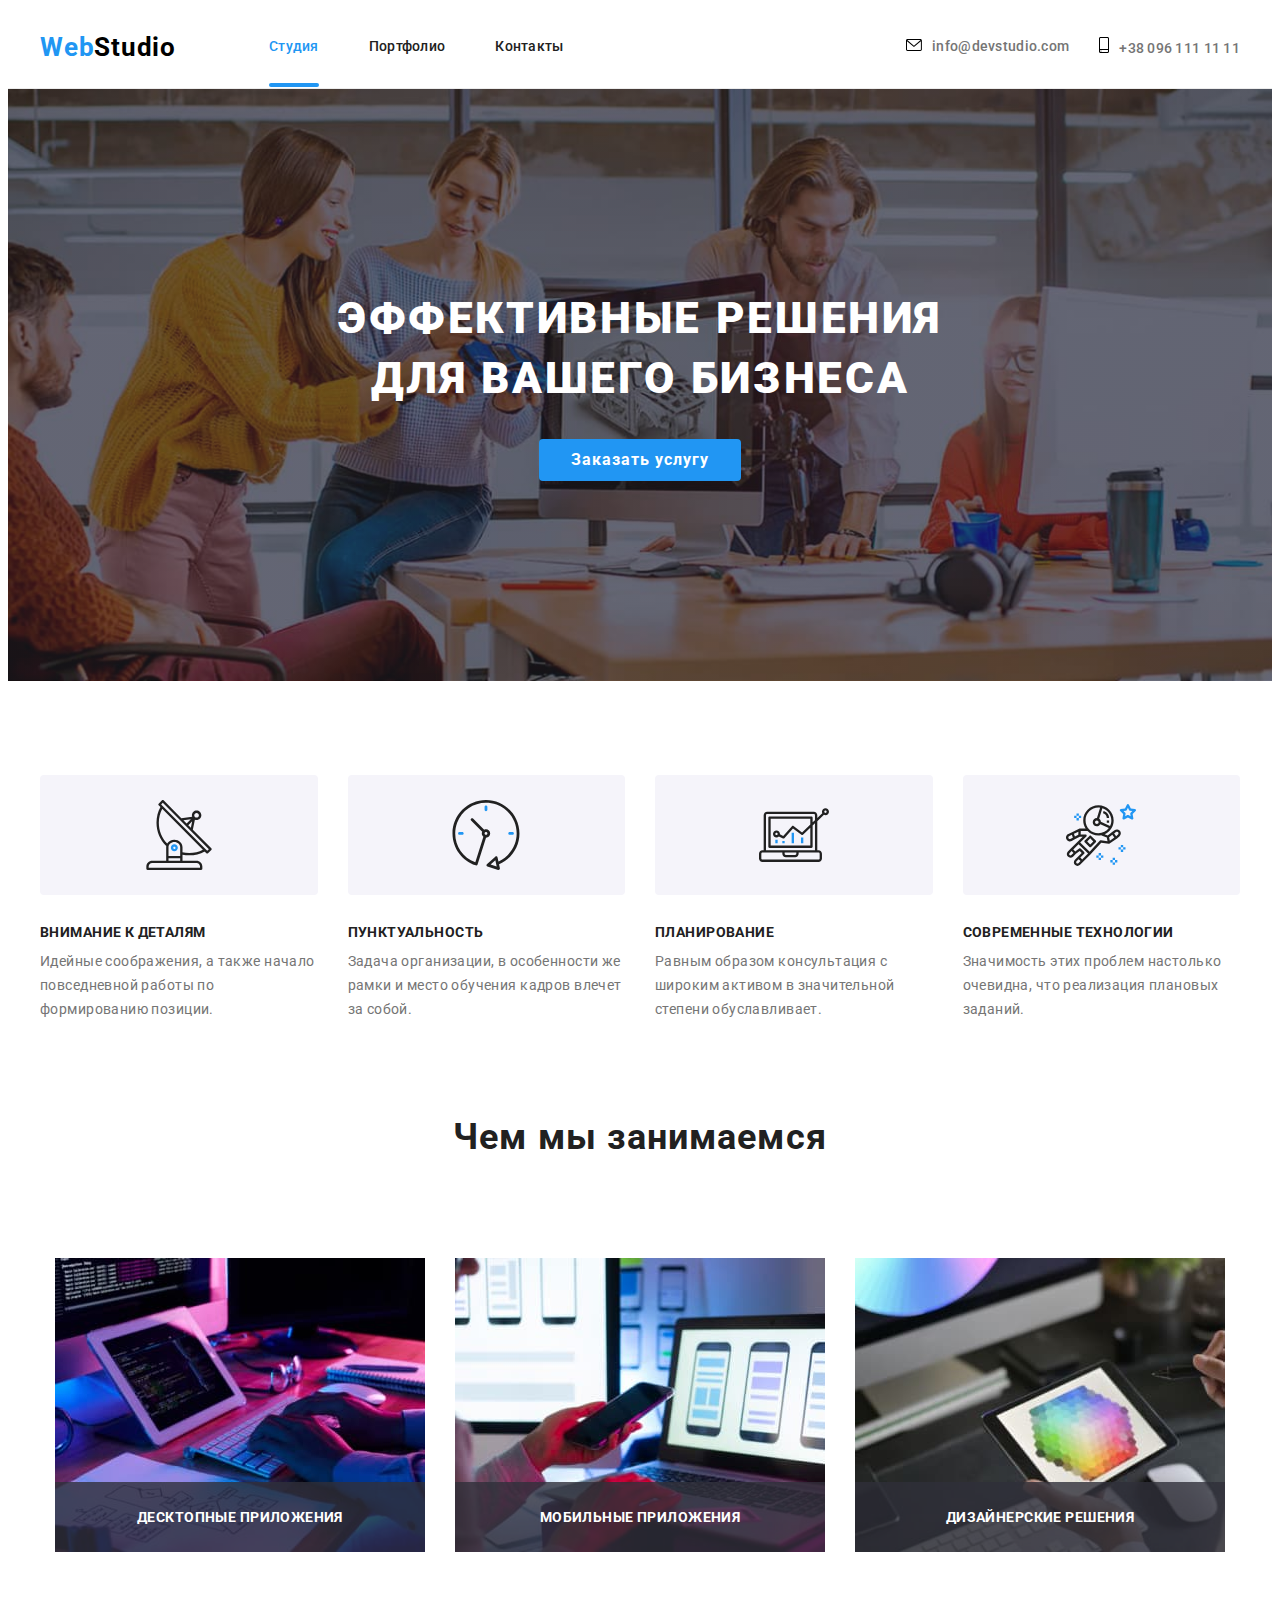
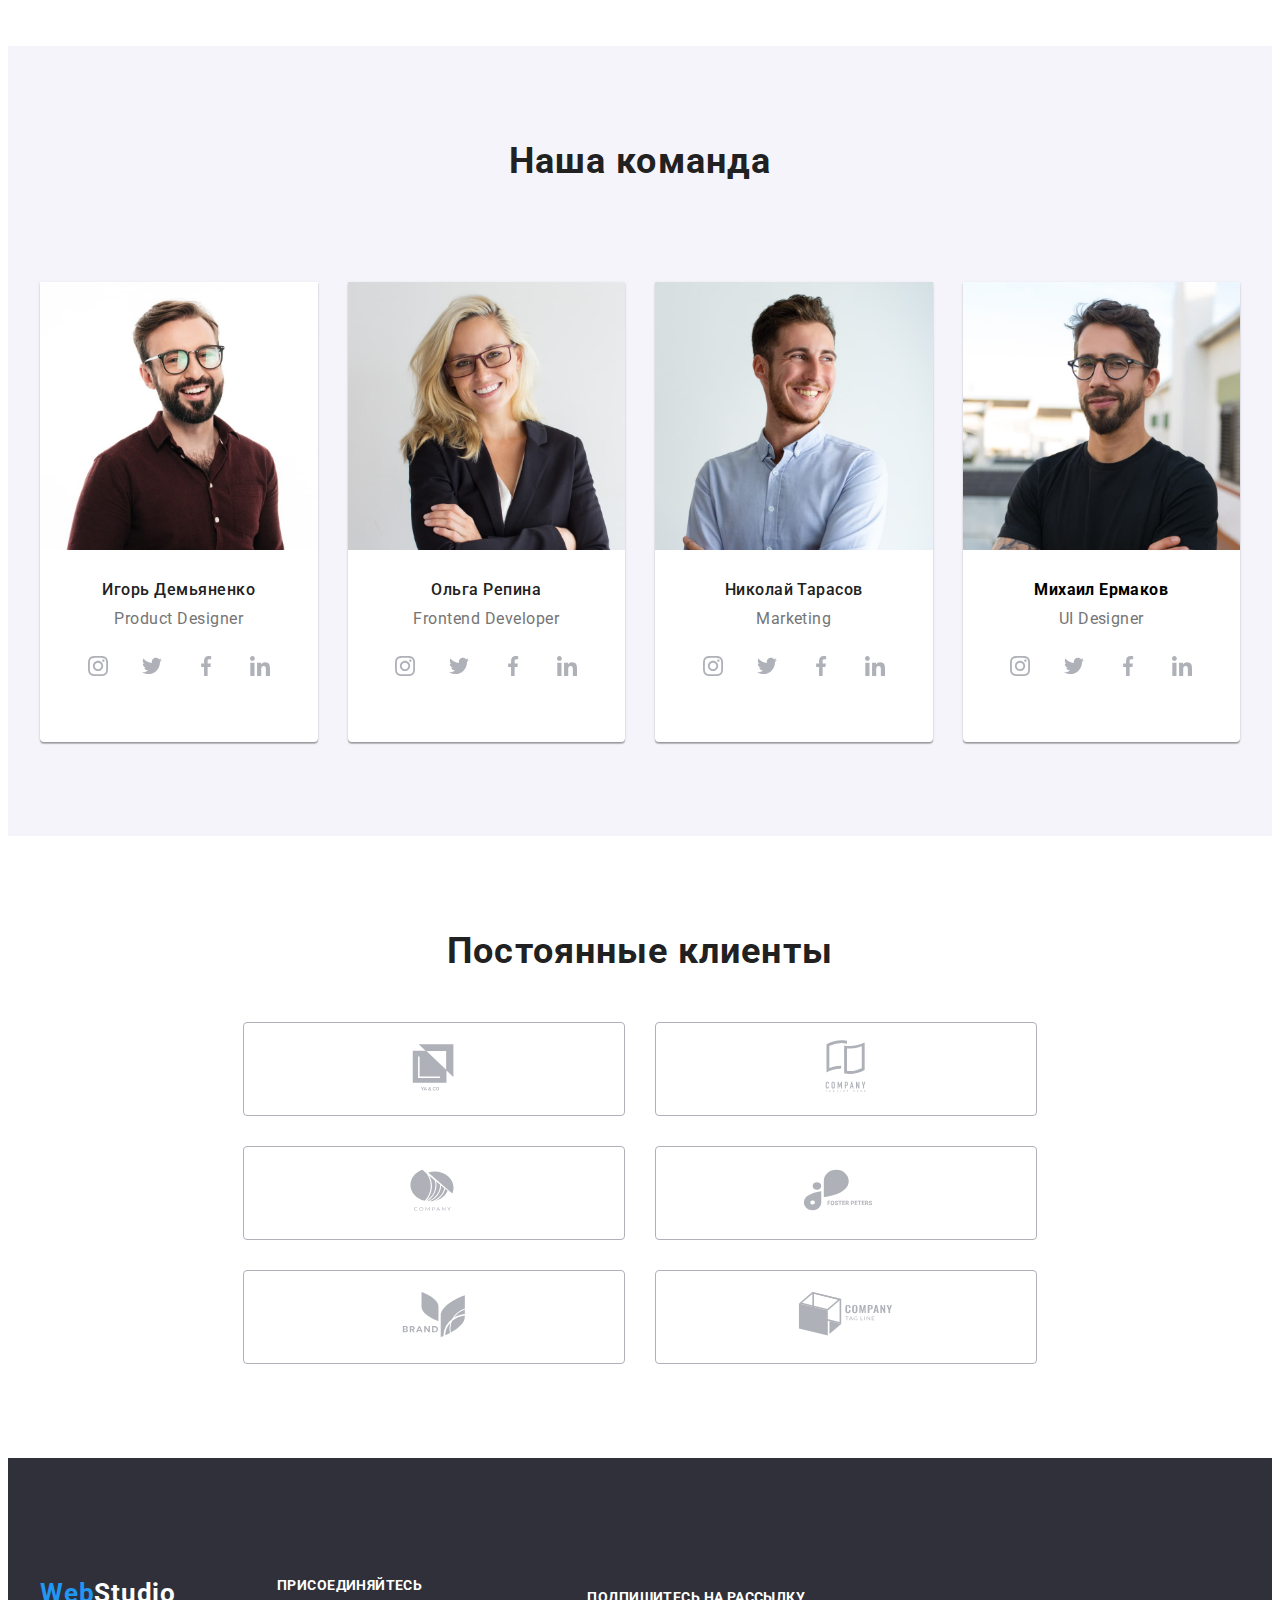
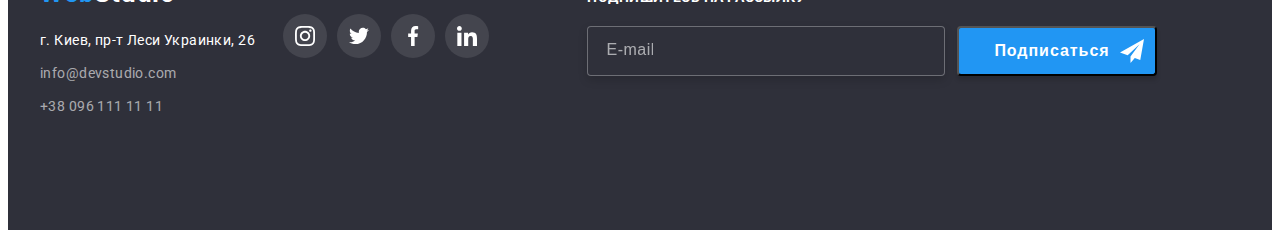
<file: index.html>
<!DOCTYPE html>
<html lang="ru">

<head>
    <meta charset="UTF-8">
    <meta http-equiv="X-UA-Compatible" content="IE=edge">
    <meta name="viewport" content="width=device-width, initial-scale=1.0">
    <title>Студия</title>
    <link rel="preconnect" href="https://fonts.gstatic.com">
    <link
        href="https://fonts.googleapis.com/css2?family=Raleway:wght@700&family=Roboto:wght@400;500;700;900&display=swap"
        rel="stylesheet">
    <link rel="stylesheet" href="https://cdnjs.cloudflare.com/ajax/libs/modern-normalize/1.1.0/modern-normalize.min.css"
        integrity="sha512-wpPYUAdjBVSE4KJnH1VR1HeZfpl1ub8YT/NKx4PuQ5NmX2tKuGu6U/JRp5y+Y8XG2tV+wKQpNHVUX03MfMFn9Q=="
        crossorigin="anonymous" referrerpolicy="no-referrer" />
    <link rel="stylesheet" href="./css/main.min.css">
    <!-- <link rel="stylesheet" href="./css/styles.css"> -->
</head>

<body>
    <!-- Хедер -->
    <header class="header">
        <div class="container header-container">
            <nav class="navigation">
                <a class="logo" href=""><span class="logo__web">Web</span><span
                        class="logo__studio--dark">Studio</span></a>
                <ul class="menu-list">
                    <li class="menu-list_item"><a href="./index.html"
                            class="menu-list__name menu-list__current">Студия</a></li>
                    <li class="menu-list_item"><a href="./portfolio.html" class="menu-list__name">Портфолио</a></li>
                    <li class="menu-list_item"><a href="" class="menu-list__name">Контакты</a></li>
                </ul>
            </nav>
            <ul class="contacts-list">
                <li class="contacts-list__email"><a href="mailto:info@devstudio.com" class="contacts-list__link"><svg
                            class="contacts-list__icon" width="16" height="12">
                            <use href="./images/icons.svg#icon-envelope"></use>
                        </svg>info@devstudio.com</a></li>
                <li class="contacts-list__phone"><a href="tel:+380961111111" class="contacts-list__link"><svg
                            class="contacts-list__icon" width="10" height="16">
                            <use href="./images/icons.svg#icon-smartphone"></use>
                        </svg>+38 096 111 11 11</a></li>
            </ul>
            <button type="button" class="menu-open">
                <svg width="24" height="24">
                    <use href="./images/icons.svg#icon-menu_24px"></use>
                </svg>
            </button>
        </div>
        <div class="mob-menu is-hidden">
            <div class="cоntainer container-mob-menu">
                <button class="btn-close">
                    <svg width="18" height="18">
                        <use href="./images/icons.svg#icon-close_24px"></use>
                    </svg>
                </button>
                <ul class="mob-menu-list ">
                    <li class="mob-menu-list__item">
                        <a class="mob-menu-list__link menu-list__current--mob" href="./index.html">Студия</a>
                    </li>
                    <li class="mob-menu-list__item">
                        <a class="mob-menu-list__link" href="./portfolio.html">Портфолио</a>
                    </li>
                    <li class="mob-menu-list__item">
                        <a class="mob-menu-list__link" href="">Контакты</a>
                    </li>
                </ul>
                <div class="mob-menu-bottom">
                    <ul class="mob-menu-contacts-list">
                    <li class="mob-menu-contacts__item">
                        <a class="mob-menu-contacts__link mob-menu-contacts__link_size_big" href="">+38 096 111 11 11</a>
                    </li>
                    <li class="mob-menu-contacts__item">
                        <a class="mob-menu-contacts__link mob-menu-contacts__link_size_small" href="">info@devstudio.com</a>
                    </li>
                    </ul>
                    <ul class="mob-menu-social">
                        <li class="mob-menu-social__item">
                            <a class="mob-menu-social__link" href="">Instagram</a>
                        </li>
                        <li class="mob-menu-social__item">
                            <a class="mob-menu-social__link" href="">Twitter</a>
                        </li>
                        <li class="mob-menu-social__item">
                            <a class="mob-menu-social__link" href="">Facebook</a>
                        </li>
                        <li class="mob-menu-social__item">
                            <a class="mob-menu-social__link" href="">LinkedIn</a>
                        </li>
                    </ul>
                </div>
            </div>
        </div>
    </header>
    <!--Основная часть -->
    <main>
        <!--Банер-Герой-->
        <section class="sectiom-hero">
                <div class="container container-hero">
                    <h1 class="sectiom-hero__title">Эффективные решения для вашего бизнеса</h1>
                        <button type="button" data-modal-open class="hero-button">Заказать услугу</button>
                </div>
                </section>
       <!---Блок Наши особенности----------->
           <section class="section-features section">
                <div class="container">
                    <h2 class="section__title--hidden">Наши особенности</h2>
                        <ul class="features-list">
                            <li class="features-list__item">
                                <a class="features-list__link" href="">
                                    <svg width="70" height="70">
                                        <use href="./images/icons.svg#icon-antenna-1"></use>
                                    </svg>
                                </a>
                                    <h3 class="features-list__title">Внимание к деталям</h3>
                                    <p class="features-list__discription">Идейные соображения, а также начало повседневной работы по формированию позиции.</p>
                            </li>                                
                            <li class="features-list__item">
                                <a class="features-list__link" href="">
                                    <svg width="70" height="70">
                                        <use href="./images/icons.svg#icon-clock-1"></use>
                                    </svg>
                                </a>
                                <h3 class="features-list__title">Пунктуальность</h3>
                                <p class="features-list__discription">Задача организации, в особенности же рамки и место обучения кадров влечет за собой.</p>
                            </li>
                            <li class="features-list__item">
                                <a class="features-list__link" href="">
                                    <svg width="70" height="70">
                                        <use href="./images/icons.svg#icon-diagram-1"></use>
                                    </svg>
                                </a>
                                <h3 class="features-list__title">Планирование</h3>
                                <p class="features-list__discription">Равным образом консультация с широким активом в значительной степени обуславливает.</p>
                            </li>
                            <li class="features-list__item">
                                <a class="features-list__link" href="">
                                    <svg width="70" height="70">
                                        <use href="./images/icons.svg#icon-astronaut-1"></use>
                                    </svg>
                                </a>
                                <h3 class="features-list__title">Современные технологии</h3>
                                <p class="features-list__discription">Значимость этих проблем настолько очевидна, что реализация плановых заданий.</p>
                            </li>
                        </ul>
                </div>
            </section>
        <!-- -Блок Чем мы занимаемся -->
        <section class="section-services section">
                <div class="container">
                    <h2 class="section__title">Чем мы занимаемся</h2>
                        <ul class="services-list">
                            <li class="services-list__item">
                                <picture>
                                    <source srcset="./images/desktop/box1x-min.jpg 2x, ./images/desktop/box1-min.jpg 1x" media="(min-width: 1200px)">
                                    <img src="./images/mainpage/box1.jpg" alt="Набирают текст программного кода на клавитатуре"/>
                                </picture>    
                            <p class="services-list_name">ДЕСКТОПНЫЕ ПРИЛОЖЕНИЯ</p>
                            </li>
                            <li class="services-list__item">
                                <picture>
                                    <source srcset="./images/desktop/box2x-min.jpg 2x, ./images/desktop/box2-min.jpg 1x" media="(min-width: 768px)">
                                    <img src="./images/mainpage/box2.jpg" alt="Девушка рассматривает на экране ноутбука варианты формата меню для смартфона" width="370" height="294"/>
                                </picture>
                            <p class="services-list_name">МОБИЛЬНЫЕ ПРИЛОЖЕНИЯ</p>
                            </li>
                            <li class="services-list__item">
                                <picture>
                                    <source srcset="./images/desktop/box3x-min.jpg 2x, ./images/desktop/box3-min.jpg 1x" media="(min-width: 480px)">
                                    <img src="./images/mainpage/box3.jpg" alt="Девушка намеревается выбрать цвет из цветовой палитры, отображенной на экране планшета" width="370" height="294"/>
                                </picture>
                            <p class="services-list_name">ДИЗАЙНЕРСКИЕ РЕШЕНИЯ</p>
                            </li>
                        </ul>
                </div>
            </section>
        <!-- Блок Наша команда-->
        <section class="section-team section">
                <div class="container">
                <h2 class="section__title">Наша команда</h2>
                    <ul class="crew">
                        <li class="crew__card">
                            <picture>
                                <source srcset="./images/desktop/product-designer2x-min.jpg 2x, ./images/desktop/product-designer-min.jpg 1x" media="(min-width: 1200px)">
                                <source srcset="./images/tablet/img@2x-min.jpg 2x, ./images/tablet/img-min.jpg 1x" media="(min-width: 768px)">
                                <source srcset="./images/mobile/img@2xt1-min.jpg 2x, ./images/mobile/imgt4-min.jpg 1x" media="(min-width: 480px)">
                                <img src="./images/mainpage/team1.jpg" alt="Игорь Демьяненко Продакт Дизайнер"/>
                            </picture>
                            <div class="crewmembers">
                                <h3 class="crewmembers__name">Игорь Демьяненко</h3>
                                <p class="crewmembers__positon">Product Designer</p>
                                <ul class="social-links social-links__block--position">
                                    <li class="social-links__list">
                                        <a class="social-links__link social-links__link--white" href="">
                                            <svg class="social-links__icon social-links__icon--dark" width="20" height="20">
                                                <use href="./images/icons.svg#icon-instagram-2"></use>
                                            </svg>                                         
                                        </a>
                                    </li>
                                    
                                    <li class="social-links__list">
                                        <a class="social-links__link social-links__link--white" href="">
                                            <svg class="social-links__icon social-links__icon--dark" width="20" height="20">
                                                <use href="./images/icons.svg#icon-twitter-1"></use>
                                            </svg>
                                        </a>
                                    </li>
                                    
                                    <li class="social-links__list">
                                        <a class="social-links__link social-links__link--white" href="">
                                            <svg class="social-links__icon social-links__icon--dark" width="20" height="20">0" height="20">
                                                <use href="./images/icons.svg#icon-facebook-1"></use>
                                            </svg>
                                        </a>
                                    </li>
                                    
                                    <li class="social-links__list">
                                        <a class="social-links__link social-links__link--white" href="">
                                            <svg class="social-links__icon social-links__icon--dark" width="20" height="20">
                                                <use href="./images/icons.svg#icon-linkedin-1"></use>
                                            </svg>
                                        </a>
                                    </li>
                                </ul>
                            </div>
                        </li>
                        <li class="crew__card">
                            <picture>
                                <source srcset="./images/desktop/frontend-developer2x-min.jpg 2x, ./images/desktop/frontend-developer-min.jpg 1x" media="(min-width: 1200px)">
                                <source srcset="./images/tablet/img@2xq-min.jpg 2x, ./images/tablet/imgq-min.jpg 1x" media="(min-width: 768px)">
                                <source srcset="./images/mobile/img@2xt2-min.jpg 2x, ./images/mobile/imgt2-min.jpg 1x" media="(min-width: 480px)">
                                <img src="./images/mainpage/team2.jpg" alt="Ольга Репина Фронтенд Разработчик"/>
                            </picture>
                            <div class="crewmembers">    
                                <h3 class="crewmembers__name">Ольга Репина</h3>
                                <p class="crewmembers__positon">Frontend Developer</p>
                                <ul class="social-links social-links__block--position">
                                    <li class="social-links__list">
                                        <a class="social-links__link social-links__link--white" href="">
                                            <svg class="social-links__icon social-links__icon--dark" width="20" height="20">
                                                <use href="./images/icons.svg#icon-instagram-2"></use>
                                            </svg>
                                        </a>
                                    </li>
                                
                                    <li class="social-links__list">
                                        <a class="social-links__link social-links__link--white" href="">
                                            <svg class="social-links__icon social-links__icon--dark" width="20" height="20">
                                                <use href="./images/icons.svg#icon-twitter-1"></use>
                                            </svg>
                                        </a>
                                    </li>
                                
                                    <li class="social-links__list">
                                        <a class="social-links__link social-links__link--white" href="">
                                            <svg class="social-links__icon social-links__icon--dark" width="20" height="20">
                                                <use href="./images/icons.svg#icon-facebook-1"></use>
                                            </svg>
                                        </a>
                                    </li>
                                
                                    <li class="social-links__list">
                                        <a class="social-links__link social-links__link--white" href="">
                                            <svg class="social-links__icon social-links__icon--dark" width="20" height="20">
                                                <use href="./images/icons.svg#icon-linkedin-1"></use>
                                            </svg>
                                        </a>
                                    </li>
                                </ul>
                            </div> 
                        </li>
                        <li class="crew__card">
                            <picture>
                                <source srcset="./images/desktop/marketing2x-min.jpg 2x, ./images/desktop/marketing-min.jpg 1x" media="(min-width: 1200px)">
                                <source srcset="./images/tablet/img@2x3man-min.jpg 2x, ./images/tablet/img3man-min.jpg 1x" media="(min-width: 768px)">
                                <source srcset="./images/mobile/img@2xt3-min.jpg 2x, ./images/mobile/imgt3-min.jpg 1x" media="(min-width: 480px)">
                                <img src="./images/mainpage/team3.jpg" alt="Николай Тарасов Маркетинг"/>
                            </picture>    
                            <div class="crewmembers">
                                <h3 class="crewmembers__name">Николай Тарасов</h3>
                                <p class="crewmembers__positon">Marketing</p>
                                <ul class="social-links social-links__block--position">
                                    <li class="social-links__list">
                                        <a class="social-links__link social-links__link--white" href="">
                                            <svg class="social-links__icon social-links__icon--dark" width="20" height="20">
                                                <use href="./images/icons.svg#icon-instagram-2"></use>
                                            </svg>
                                        </a>
                                    </li>
                                
                                    <li class="social-links__list">
                                        <a class="social-links__link social-links__link--white" href="">
                                            <svg class="social-links__icon social-links__icon--dark" width="20" height="20">
                                                <use href="./images/icons.svg#icon-twitter-1"></use>
                                            </svg>
                                        </a>
                                    </li>
                                
                                    <li class="social-links__list">
                                    <a class="social-links__link social-links__link--white" href="">
                                        <svg class="social-links__icon social-links__icon--dark" width="20" height="20">
                                                <use href="./images/icons.svg#icon-facebook-1"></use>
                                            </svg>
                                        </a>
                                    </li>
                                
                                    <li class="social-links__list">
                                    <a class="social-links__link social-links__link--white" href="">
                                        <svg class="social-links__icon social-links__icon--dark" width="20" height="20">
                                                <use href="./images/icons.svg#icon-linkedin-1"></use>
                                            </svg>
                                        </a>
                                    </li>
                                </ul>
                            </div>
                        </li>
                        <li class="crew__card">
                            <picture>
                                <source srcset="./images/desktop/ui-designer2x-min.jpg 2x, ./images/desktop/ui-designer-min.jpg 1x" media="(min-width: 1200px)">
                                <source srcset="./images/tablet/img@2x4man-min.jpg 2x, ./images/tablet/img4man-min.jpg 1x" media="(min-width: 768px)">
                                <source srcset="./images/mobile/img@2xt4-min.jpg 2x, ./images/mobile/imgt4-min.jpg 1x" media="(min-width: 480px)">
                                <img src="./images/mainpage/team4.jpg" alt="Михаил Ермаков Юай Дизайнер" />
                            </picture>
                            <div class="crewmembers">
                                <h3 class="crew__name">Михаил Ермаков</h3>
                                <p class="crewmembers__positon">UI Designer</p>
                                <ul class="social-links social-links__block--position">
                                    <li class="social-links__list">
                                        <a class="social-links__link social-links__link--white" href="">
                                            <svg class="social-links__icon social-links__icon--dark" width="20" height="20">
                                                <use href="./images/icons.svg#icon-instagram-2"></use>
                                            </svg>
                                        </a>
                                    </li>
                                    
                                    <li class="social-links__list">
                                        <a class="social-links__link social-links__link--white" href="">   
                                            <svg class="social-links__icon social-links__icon--dark" width="20" height="20">
                                                <use href="./images/icons.svg#icon-twitter-1"></use>
                                            </svg>
                                        </a>
                                    </li>
                                
                                    <li class="social-links__list">
                                        <a class="social-links__link social-links__link--white" href="">
                                            <svg class="social-links__icon social-links__icon--dark" width="20" height="20">
                                                <use href="./images/icons.svg#icon-facebook-1"></use>
                                            </svg>
                                        </a>
                                    </li>
                                
                                    <li class="social-links__list">
                                        <a class="social-links__link social-links__link--white" href="">
                                            <svg class="social-links__icon social-links__icon--dark" width="20" height="20">
                                                <use href="./images/icons.svg#icon-linkedin-1"></use>
                                            </svg>
                                        </a>
                                    </li>
                                </ul>
                            </div>
                        </li>
                    </ul>
                </div>
            </section>  
        <!------Блок Постоянные клиенты------------>
        <section class="section">
                <div class="container">
                    <h2 class="section__title">Постоянные клиенты</h2>
                    <ul class="clients">
                        <li class="clients__list">
                            <a href="" class="clients__link">
                                <svg class="clients__icon">
                                    <use href="./images/icons.svg#icon-Logo"></use>
                                </svg>
                            </a>
                        </li>
                        <li class="clients__list">
                            <a href="" class="clients__link">
                                <svg class="clients__icon">
                                    <use href="./images/icons.svg#icon-Logo-1"></use>
                                </svg>
                            </a>
                        </li>
                        <li class="clients__list">
                            <a href="" class="clients__link">
                                <svg class="clients__icon">
                                    <use href="./images/icons.svg#icon-Logo-2"></use>
                                </svg>
                            </a>
                        </li>
                        <li class="clients__list">
                            <a href="" class="clients-list-item">
                                <svg class="clients__icon">
                                    <use href="./images/icons.svg#icon-Logo-3"></use> 
                                </svg>
                            </a>
                        </li>
                        <li class="clients__list">
                            <a href="" class="clients__link">
                                <svg class="clients__icon">
                                    <use href="./images/icons.svg#icon-Logo-4"></use>
                                </svg>
                            </a>
                        </li>
                        <li class="clients__list">
                            <a href="" class="clients__link">
                                <svg class="clients__icon">
                                    <use href="./images/icons.svg#icon-Logo-5"></use> 
                                </svg>
                            </a>
                        </li>
                    </ul>
                </div>
            </section>
    </main>
    <!---------------------Футер--------------------------------------------->
    <footer class="footer">
            <div class="container container-footer">
                <div class="footer-contacts">
                    <a class="logo" href=""><span class="logo__web">Web</span><span class="logo__studio--light">Studio</span></a>
                    <address class="corp-contacts">
                        <p class="corp-contacts__address"> г. Киев, пр-т Леси Украинки, 26 </p>
                        <ul class="corp-contacts__list--vertical">
                            <li class="corp-contacts__item"><a href="mailto:info@devstudio.com" class="corp-contacts__link">info@devstudio.com</a></li>
                            <li class="corp-contacts__item"><a href="tel:+380961111111" class="corp-contacts__link">+38 096 111 11 11</a></li>
                        </ul>
                    </address>
                </div>
                <div class="socials">
                    <h2 class="socials__title">Присоединяйтесь</h2>
                    <ul class="social-links">
                        <li class="social-links__list">
                            <a href="" class="social-links__link social-links__link--dark">
                                <svg class="social-links__icon social-links__icon--white" width="20" height="20">
                                    <use href="./images/icons.svg#icon-instagram-2"></use>
                                </svg>
                            </a>
                        </li>
                        
                        <li class="social-links__list">
                            <a href="" class="social-links__link social-links__link--dark">
                                <svg class="social-links__icon social-links__icon--white" width="20" height="20">
                                    <use href="./images/icons.svg#icon-twitter-1"></use>
                                </svg>
                            </a>
                        </li>
                        
                        <li class="social-links__list">
                            <a href="" class="social-links__link social-links__link--dark">
                                <svg class="social-links__icon social-links__icon--white" width="20" height="20">
                                    <use href="./images/icons.svg#icon-facebook-1"></use>
                                </svg>
                            </a>
                        </li>
                        
                        <li class="social-links__list">
                            <a href="" class="social-links__link social-links__link--dark">
                                <svg class="social-links__icon social-links__icon--white" width="20" height="20">
                                <use href="./images/icons.svg#icon-linkedin-1"></use>
                            </svg>
                            </a>
                        </li>
                    </ul>        
                </div>
                <div class="subscription">
                    <h2 class="socials__title">Подпишитесь на рассылку</h2>
                    <ul> 
                        <li class="subscription__form">
                            <input class="subscription__mail-field" type="email" name="EMAIL" placeholder="E-mail">
                            <button class="subscription-btn" type="submit">Подписаться
                            <svg class="subscription-btn__icon" width="24" height="24">
                                <use href="./images/icons.svg#icon-icon-send"></use></svg>
                            </button>                                                       
                        </li>
                    </ul>
                </div>
            </div>
        </footer>
    <!-------------Backdrop----------------->
    <div class="backdrop is-hidden" data-modal> 
            <div class="modal">
                <button class="modal__close-btn" type="button" data-modal-close><span>&#10006;</span></button>
                <form action="" method="GET" class="modal__form" autocomplete="ony" >
                    <p class="modal__title">Оставьте свои данные, мы вам перезвоним</p>

                    <div class="modal__form-field">
                        <label for="name-input" class="modal__field-name">Имя</label>
                        <div class="modal__input-wrapper">
                            <input type="text" name="user-name" id="name-input" class="modal__input-field">
                            <svg class="modal__input-icon" width="18" height="18">
                                <use href="./images/icons.svg#icon-person-black"></use>
                            </svg>
                        </div>
                    </div>

                    <div class="modal__form-field">
                        <label for="tel-input" class="modal__field-name">Телефон</label>
                        <div class="modal__input-wrapper">
                            <input type="tel" name="user-name" id="tel-input" class="modal__input-field">
                            <svg class="modal__input-icon" width="18" height="18">
                                <use href="./images/icons.svg#icon-phone-black"></use>
                            </svg>
                        </div>    
                    </div>

                    <div class="modal__form-field">
                        <label for="email-input" class="modal__field-name">Почта</label>
                        <div class="input-wrapper">
                            <input type="email" name="user-name" id="email-input" class="modal__input-field">
                            <svg class="modal__input-icon" width="18" height="18">
                                <use href="./images/icons.svg#icon-email-black"></use>
                            </svg>                            
                        </div>
                    </div>

                    <div class="modal__form-field">
                        <label for="comment" class="modal__field-name">Комментарий </label>
                        <textarea name="user-comment" id="comment" class="modal__comment-field" placeholder="Введите текст"></textarea>
                    </div>

                    <div class="modal__form-check">
                        <input type="checkbox" class="modal__input-check modal__visually-hidden" id="input-check">
                        <label for="input-check" class="modal__check-text">
                            <span class="modal__check-box">
                                <svg class="modal__check-icon" width="11" height="8">
                                    <use href="./images/icons.svg#icon-Vector"></use>
                                </svg> 
                            </span>
                            Соглашаюсь с рассылкой и принимаю&nbsp;<a class="modal__agreement" href="">Условия договора</a> 
                        </label>
                    </div>
                    <button class="hero-button" type="submit">Отправить</button>
            </div>
        </div>
    <script src="./js/menu.js"></script>
    <script src="./js/modal.js"></script>
</body>

</html>
</file>
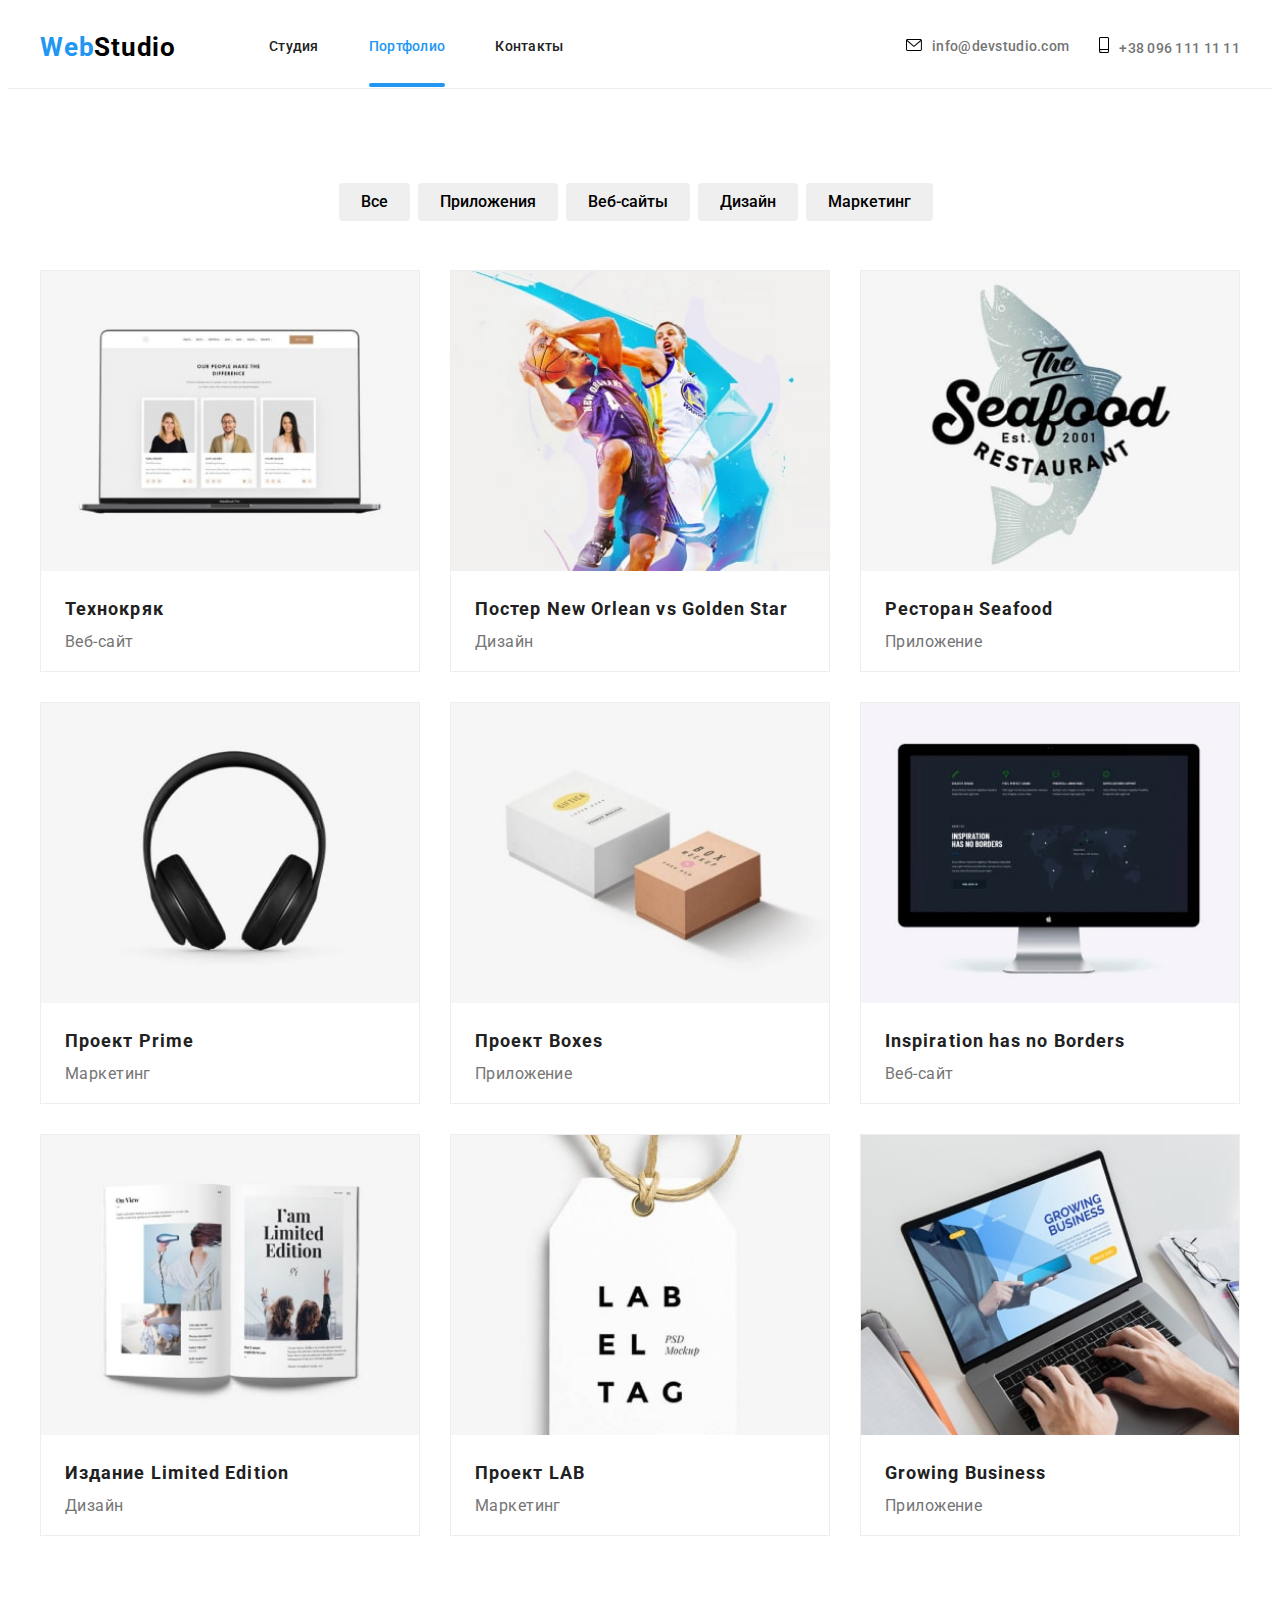
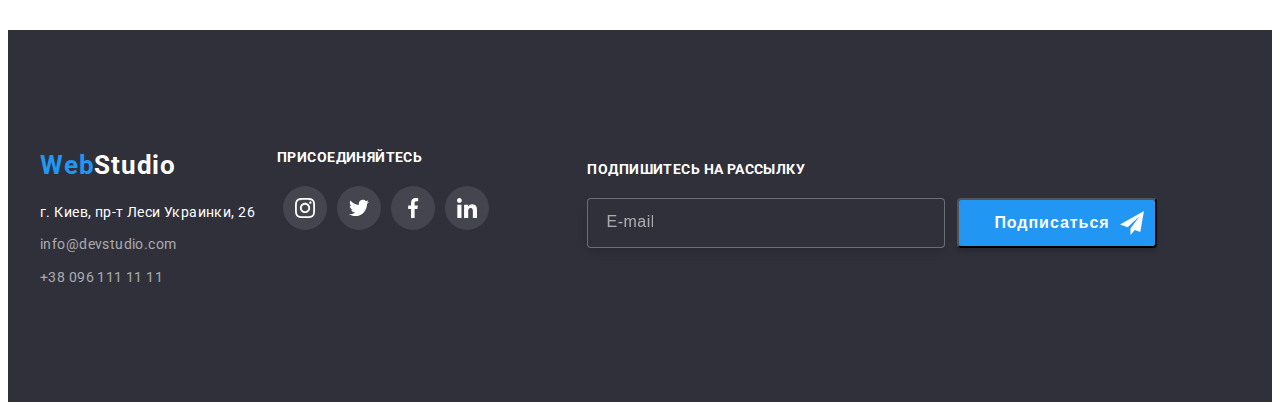
<file: portfolio.html>
<!DOCTYPE html>
<html lang="ru">

<head>
    <meta charset="UTF-8">
    <meta http-equiv="X-UA-Compatible" content="IE=edge">
    <meta name="viewport" content="width=device-width, initial-scale=1.0">
    <title>Портфолио</title>
    <link rel="preconnect" href="https://fonts.gstatic.com">
    <link
        href="https://fonts.googleapis.com/css2?family=Raleway:wght@700&family=Roboto:wght@400;500;700;900&display=swap"
        rel="stylesheet">
    <link rel="stylesheet" href="https://cdnjs.cloudflare.com/ajax/libs/modern-normalize/1.1.0/modern-normalize.min.css"
        integrity="sha512-wpPYUAdjBVSE4KJnH1VR1HeZfpl1ub8YT/NKx4PuQ5NmX2tKuGu6U/JRp5y+Y8XG2tV+wKQpNHVUX03MfMFn9Q=="
        crossorigin="anonymous" referrerpolicy="no-referrer" />
    <link rel="stylesheet" href="./css/main.min.css">
    <!-- <link rel="stylesheet" href="./css/styles.css"> -->
</head>

<body>
    <!--Хедер-->
    <header class="header">
        <div class="container header-container">
            <nav class="navigation">
                <a class="logo" href="./index.html"><span class="logo__web">Web</span><span
                        class="logo__studio--dark">Studio</span></a>
                <ul class="menu-list">
                    <li class="menu-list_item"><a href="./index.html" class="menu-list__name">Студия</a>
                    </li>
                    <li class="menu-list_item"><a href="./portfolio.html"
                            class="menu-list__name menu-list__current">Портфолио</a></li>
                    <li class="menu-list_item"><a href="" class="menu-list__name">Контакты</a></li>
                </ul>
            </nav>
            <ul class="contacts-list">
                <li class="contacts-list__email"><a href="mailto:info@devstudio.com" class="contacts-list__link"><svg
                            class="contacts-list__icon" width="16" height="12">
                            <use href="./images/icons.svg#icon-envelope"></use>
                        </svg>info@devstudio.com</a></li>
                <li class="contacts-list__phone"><a href="tel:+380961111111" class="contacts-list__link"><svg
                            class="contacts-list__icon" width="10" height="16">
                            <use href="./images/icons.svg#icon-smartphone"></use>
                        </svg>+38 096 111 11 11</a></li>
            </ul>
            <button type="button" class="menu-open">
                <svg width="24" height="24">
                    <use href="./images/icons.svg#icon-menu_24px"></use>
                </svg>
            </button>
        </div>
        <div class="mob-menu is-hidden">
            <div class="cоntainer container-mob-menu">
                <button class="btn-close">
                    <svg width="18" height="18">
                        <use href="./images/icons.svg#icon-close_24px"></use>
                    </svg>
                </button>
                <ul class="mob-menu-list ">
                    <li class="mob-menu-list__item">
                        <a class="mob-menu-list__link" href="./index.html">Студия</a>
                    </li>
                    <li class="mob-menu-list__item">
                        <a class="mob-menu-list__link menu-list__current--mob" href="./portfolio.html">Портфолио</a>
                    </li>
                    <li class="mob-menu-list__item">
                        <a class="mob-menu-list__link" href="">Контакты</a>
                    </li>
                </ul>
                <div class="mob-menu-bottom">
                    <ul class="mob-menu-contacts-list">
                        <li class="mob-menu-contacts__item">
                            <a class="mob-menu-contacts__link mob-menu-contacts__link_size_big" href="">+38 096 111 11 11</a>
                        </li>
                        <li class="mob-menu-contacts__item">
                            <a class="mob-menu-contacts__link mob-menu-contacts__link_size_small" href="">info@devstudio.com</a>
                        </li>
                    </ul>
                    <ul class="mob-menu-social">
                        <li class="mob-menu-social__item">
                            <a class="mob-menu-social__link" href="">Instagram</a>
                        </li>
                        <li class="mob-menu-social__item">
                            <a class="mob-menu-social__link" href="">Twitter</a>
                        </li>
                        <li class="mob-menu-social__item">
                            <a class="mob-menu-social__link" href="">Facebook</a>
                        </li>
                        <li class="mob-menu-social__item">
                            <a class="mob-menu-social__link" href="">LinkedIn</a>
                        </li>
                    </ul>
                </div>
            </div>
        </div>
        </div>
    </header>
    <!--Основная часть-->
    <main>
        <!--Портфолио-->
        <section class="section">
            <h1 class="section__title--hidden">Наши работы</h1>
            <div class="container container-projects">
                <ul class="filter-menu">
                    <li class="filter-menu__filter"><button type="button" class="filter-menu__button">Все</button></li>
                    <li class="filter-menu__filter"><button type="button" class="filter-menu__button">Приложения</button></li>
                    <li class="filter-menu__filter"><button type="button" class="filter-menu__button">Веб-сайты</button>
                    </li>
                    <li class="filter-menu__filter filter-menu__button-four "><button type="button"
                            class="filter-menu__button">Дизайн</button></li>
                    <li class="filter-menu__filter filter-menu__button-five"><button type="button"
                            class="filter-menu__button">Маркетинг</button></li>
                </ul>
                <ul class="project-catalog">
                    <li class="project-catalog__item">
                        <a href="">
                            <div class="project-catalog__image">
                                <picture>
                                    <source srcset="./images/desktop/portfolio-desktop/tehno2x-min.jpg 2x, ./images/desktop/portfolio-desktop/tehno-min.jpg 1x"
                                        media="(min-width: 1200px)">
                                    <source srcset="./images/tablet/tablet-portfolio/img@2xp1-min.jpg 2x, ./images/tablet/tablet-portfolio/imgp1-min.jpg 1x"
                                        media="(min-width: 768px)">
                                    <source
                                        srcset="./images/mobile/mobile-portfolio/img@2xpmob-min.jpg 2x, ./images/mobile/mobile-portfolio/imgp1mob-min.jpg 1x"
                                        media="(min-width: 480px)">
                                    <img src="./images/portfolio/technocryak.jpg" alt="Технокряк" />
                                </picture>
                                <p class="project-catalog__discr">Технокряк это современная площадка распространения
                                    коронавируса. Компании используют эту платформу для цифрового
                                    шпионажа и атак на защищённые сервера конкурентов.</p>
                            </div>
                            <div class="project-catalog__project-title">
                                <h2 class="project-catalog__project-name">Технокряк</h2>
                                <p class="project-catalog__project-type">Веб-сайт</p>
                            </div>
                        </a>
                    </li>
                    <li class="project-catalog__item">
                        <a href="">
                            <div class="project-catalog__image">
                                <picture>
                                    <source srcset="./images/desktop/portfolio-desktop/orlean2x-min.jpg 2x, ./images/desktop/portfolio-desktop/orlean-min.jpg 1x"
                                        media="(min-width: 1200px)">
                                    <source srcset="./images/tablet/tablet-portfolio/img@2x2p-min.jpg 2x, ./images/tablet/tablet-portfolio/img2p-min.jpg 1x"
                                        media="(min-width: 768px)">
                                    <source srcset="./images/mobile/mobile-portfolio/img@2xp2-min.jpg 2x, ./images/mobile/mobile-portfolio/imgp2-min.jpg 1x"
                                        media="(min-width: 480px)">
                                    <img src="./images/portfolio/poster.jpg" alt="Постер Нью Орлеан вс Голден Стар" />
                                </picture>
                                <p class="project-catalog__discr">Lorem ipsum dolor sit amet consectetur adipisicing
                                    elit. Saepe suscipit ratione nihil, minima nobis optio assumenda sequi expedita
                                    magni aliquid, ad ex distinctio error ipsum odio ut consequuntur reprehenderit illo.
                                </p>
                            </div>
                            <div class="project-catalog__project-title">
                                <h2 class="project-catalog__project-name">Постер New Orlean vs Golden Star</h2>
                                <p class="project-catalog__project-type">Дизайн</p>
                            </div>
                        </a>
                    </li>
                    <li class="project-catalog__item">
                        <a href="">
                            <div class="project-catalog__image">
                                <picture>
                                    <source
                                        srcset="./images/desktop/portfolio-desktop/seafood2x-min.jpg 2x, ./images/desktop/portfolio-desktop/seafood-min.jpg 1x"
                                        media="(min-width: 1200px)">
                                    <source srcset="./images/tablet/tablet-portfolio/img@2x3p-min.jpg 2x, ./images/tablet/tablet-portfolio/img3p-min.jpg 1x"
                                        media="(min-width: 768px)">
                                    <source srcset="./images/mobile/mobile-portfolio/img@2xp3-min.jpg 2x, ./images/mobile/mobile-portfolio/imgp3-min.jpg 1x"
                                        media="(min-width: 480px)">
                                    <img src="./images/portfolio/restaurant.jpg" alt="Ресторан Сифуд" />
                                </picture>
                                <p class="project-catalog__discr">Lorem ipsum dolor sit amet consectetur adipisicing
                                    elit. Saepe suscipit ratione nihil, minima
                                    nobis optio assumenda sequi expedita magni aliquid, ad ex distinctio error ipsum
                                    odio ut consequuntur reprehenderit illo.</p>
                            </div>
                            <div class="project-catalog__project-title">
                                <h2 class="project-catalog__project-name">Ресторан Seafood</h2>
                                <p class="project-catalog__project-type">Приложение</p>
                            </div>
                        </a>
                    </li>
                    <li class="project-catalog__item">
                        <a href="">
                            <div class="project-catalog__image">
                                <picture>
                                    <source srcset="./images/desktop/portfolio-desktop/prime2x-min.jpg 2x, ./images/desktop/portfolio-desktop/prime-min.jpg 1x"
                                        media="(min-width: 1200px)">
                                    <source srcset="./images/tablet/tablet-portfolio/img@2x4p-min.jpg 2x, ./images/tablet/tablet-portfolio/img4p-min.jpg 1x"
                                        media="(min-width: 768px)">
                                    <source srcset="./images/mobile/mobile-portfolio/img@2xp4-min.jpg 2x, ./images/mobile/mobile-portfolio/imgp4-min.jpg 1x"
                                        media="(min-width: 480px)">
                                    <img src="./images/portfolio/prime.jpg" alt="Проект Прайм" />
                                </picture>
                                <p class="project-catalog__discr">Lorem ipsum dolor sit amet consectetur adipisicing
                                    elit. Saepe suscipit ratione nihil, minima
                                    nobis optio assumenda sequi expedita magni aliquid, ad ex distinctio error ipsum
                                    odio ut consequuntur reprehenderit
                                    illo.</p>
                            </div>
                            <div class="project-catalog__project-title">
                                <h2 class="project-catalog__project-name">Проект Prime</h2>
                                <p class="project-catalog__project-type">Маркетинг</p>
                            </div>
                        </a>
                    </li>
                    <li class="project-catalog__item">
                        <a href="">
                            <div class="project-catalog__image">
                                <picture>
                                    <source srcset="./images/desktop/portfolio-desktop/boxes2x-min.jpg 2x, ./images/desktop/portfolio-desktop/boxes-min.jpg 1x"
                                        media="(min-width: 1200px)">
                                    <source srcset="./images/tablet/tablet-portfolio/img@2x5p-min.jpg 2x, ./images/tablet/tablet-portfolio/img5p-min.jpg 1x"
                                        media="(min-width: 768px)"> 
                                    <source srcset="./images/mobile/mobile-portfolio/img@2xp5-min.jpg 2x, ./images/mobile/mobile-portfolio/imgp5-min.jpg 1x"
                                        media="(min-width: 480px)">
                                    <img src="./images/portfolio/boxes.jpg" alt="Проект Боксиз" />
                                </picture>
                                <p class="project-catalog__discr">Lorem ipsum dolor sit amet consectetur adipisicing
                                    elit. Saepe suscipit ratione nihil, minima
                                    nobis optio assumenda sequi expedita magni aliquid, ad ex distinctio error ipsum
                                    odio ut consequuntur reprehenderit
                                    illo.</p>
                            </div>
                            <div class="project-catalog__project-title">
                                <h2 class="project-catalog__project-name">Проект Boxes</h2>
                                <p class="project-catalog__project-type">Приложение</p>
                            </div>
                        </a>
                    </li>
                    <li class="project-catalog__item">
                        <a href="">
                            <div class="project-catalog__image">
                                <picture>
                                    <source
                                        srcset="./images/desktop/portfolio-desktop/inspiration2x-min.jpg 2x, ./images/desktop/portfolio-desktop/inspiration-min.jpg 1x"
                                        media="(min-width: 1200px)">
                                    <source srcset="./images/tablet/tablet-portfolio/img@2x6p-min.jpg 2x, ./images/tablet/tablet-portfolio/img6p-min.jpg 1x"
                                        media="(min-width: 768px)">
                                    <source srcset="./images/mobile/mobile-portfolio/img@2xp6-min.jpg 2x, ./images/mobile/mobile-portfolio/imgp6-min.jpg 1x"
                                        media="(min-width: 480px)">
                                    <img src="./images/portfolio/inspiration.jpg" alt="Инспирейшн хэз ноу бордерз" />
                                </picture>
                                <p class="project-catalog__discr">Lorem ipsum dolor sit amet consectetur adipisicing
                                    elit. Saepe suscipit ratione nihil, minima
                                    nobis optio assumenda sequi expedita magni aliquid, ad ex distinctio error ipsum
                                    odio ut consequuntur reprehenderit
                                    illo.</p>
                            </div>
                            <div class="project-catalog__project-title">
                                <h2 class="project-catalog__project-name">Inspiration has no Borders</h2>
                                <p class="project-catalog__project-type">Веб-сайт</p>
                            </div>
                        </a>
                    </li>
                    <li class="project-catalog__item">
                        <div href="">
                            <div class="project-catalog__image">
                                <picture>
                                    <source
                                        srcset="./images/desktop/portfolio-desktop/limited2x-min.jpg 2x, ./images/desktop/portfolio-desktop/limited-min.jpg 1x"
                                        media="(min-width: 1200px)">
                                    <source srcset="./images/tablet/tablet-portfolio/img@2x7p-min.jpg 2x, ./images/tablet/tablet-portfolio/img7p-min.jpg 1x"
                                        media="(min-width: 768px)">
                                    <source srcset="./images/mobile/mobile-portfolio/img@2xp7-min.jpg 2x, ./images/mobile/mobile-portfolio/imgp7-min.jpg 1x"
                                        media="(min-width: 480px)">
                                    <img src="./images/portfolio/limedition.jpg" alt="Издание Лимитид Эдишн" />
                                </picture>
                                <p class="project-catalog__discr">Lorem ipsum dolor sit amet consectetur adipisicing
                                    elit. Saepe suscipit ratione nihil, minima
                                    nobis optio assumenda sequi expedita magni aliquid, ad ex distinctio error ipsum
                                    odio ut consequuntur reprehenderit
                                    illo.</p>
                            </div>
                            <div class="project-catalog__project-title">
                                <h2 class="project-catalog__project-name">Издание Limited Edition</h2>
                                <p class="project-catalog__project-type">Дизайн</p>
                            </div>
                            </a>
                    </li>
                    <li class="project-catalog__item">
                        <a href="">
                            <div class="project-catalog__image">
                                <picture>
                                    <source srcset="./images/desktop/portfolio-desktop/lab2x-min.jpg 2x, ./images/desktop/portfolio-desktop/lab-min.jpg 1x"
                                        media="(min-width: 1200px)">
                                    <source srcset="./images/tablet/tablet-portfolio/img@2x8p-min.jpg 2x, ./images/tablet/tablet-portfolio/img8p-min.jpg 1x"
                                        media="(min-width: 768px)">
                                    <source srcset="./images/mobile/mobile-portfolio/img@2xp8-min.jpg 2x, ./images/mobile/mobile-portfolio/imgp8-min.jpg 1x"
                                        media="(min-width: 480px)">
                                    <img src="./images/portfolio/lab.jpg" alt="Проект ЛАБ" />
                                </picture>
                                <p class="project-catalog__discr">Lorem ipsum dolor sit amet consectetur adipisicing
                                    elit. Saepe suscipit ratione nihil, minima
                                    nobis optio assumenda sequi expedita magni aliquid, ad ex distinctio error ipsum
                                    odio ut consequuntur reprehenderit
                                    illo.</p>
                            </div>
                            <div class="project-catalog__project-title">
                                <h2 class="project-catalog__project-name">Проект LAB</h2>
                                <p class="project-catalog__project-type">Маркетинг</p>
                            </div>
                        </a>
                    </li>
                    <li class="project-catalog__item">
                        <a href="">
                            <div class="project-catalog__image">
                                <picture>
                                    <source
                                        srcset="./images/desktop/portfolio-desktop/growing2x-min.jpg 2x, ./images/desktop/portfolio-desktop/growing-min.jpg 1x"
                                        media="(min-width: 1200px)">
                                    <source srcset="./images/tablet/tablet-portfolio/img@2x9p-min.jpg 2x, ./images/tablet/tablet-portfolio/img9p-min.jpg 1x"
                                        media="(min-width: 768px)">
                                    <source srcset="./images/mobile/mobile-portfolio/img@2xp9-min.jpg 2x, ./images/mobile/mobile-portfolio/imgp9-min.jpg 1x"
                                        media="(min-width: 480px)">
                                    <img src="./images/portfolio/growingbus.jpg" alt="Гроуин Бизнес" />
                                </picture>
                                <p class="project-catalog__discr">Lorem ipsum dolor sit amet consectetur adipisicing
                                    elit. Saepe suscipit ratione nihil, minima
                                    nobis optio assumenda sequi expedita magni aliquid, ad ex distinctio error ipsum
                                    odio ut consequuntur reprehenderit
                                    illo.</p>
                            </div>
                            <div class="project-catalog__project-title">
                                <h2 class="project-catalog__project-name">Growing Business</h2>
                                <p class="project-catalog__project-type">Приложение</p>
                            </div>
                        </a>
                    </li>
                </ul>
            </div>
        </section>
    </main>
    <!--Футер-->
    <footer class="footer">
        <div class="container container-footer">
            <div class="footer-contacts">
                <a class="logo" href=""><span class="logo__web">Web</span><span
                        class="logo__studio--light">Studio</span></a>
                <address class="corp-contacts">
                    <p class="corp-contacts__address"> г. Киев, пр-т Леси Украинки, 26 </p>
                    <ul class="corp-contacts__list--vertical">
                        <li class="corp-contacts__item"><a href="mailto:info@devstudio.com"
                                class="corp-contacts__link">info@devstudio.com</a></li>
                        <li class="corp-contacts__item"><a href="tel:+380961111111" class="corp-contacts__link">+38 096 111 11 11</a></li>
                    </ul>
                </address>
            </div>
            <div class="socials">
                <h2 class="socials__title">Присоединяйтесь</h2>
                <ul class="social-links">
                    <li class="social-links__list">
                        <a href="" class="social-links__link social-links__link--dark">
                            <svg class="social-links__icon social-links__icon--white" width="20" height="20">
                                <use href="./images/icons.svg#icon-instagram-2"></use>
                            </svg>
                        </a>
                    </li>

                    <li class="social-links__list">
                        <a href="" class="social-links__link social-links__link--dark">
                            <svg class="social-links__icon social-links__icon--white" width="20" height="20">
                                <use href="./images/icons.svg#icon-twitter-1"></use>
                            </svg>
                        </a>
                    </li>

                    <li class="social-links__list">
                        <a href="" class="social-links__link social-links__link--dark">
                            <svg class="social-links__icon social-links__icon--white" width="20" height="20">
                                <use href="./images/icons.svg#icon-facebook-1"></use>
                            </svg>
                        </a>
                    </li>

                    <li class="social-links__list">
                        <a href="" class="social-links__link social-links__link--dark">
                            <svg class="social-links__icon social-links__icon--white" width="20" height="20">
                                <use href="./images/icons.svg#icon-linkedin-1"></use>
                            </svg>
                        </a>
                    </li>
                </ul>
            </div>
            <div class="subscription">
                <h2 class="socials__title">Подпишитесь на рассылку</h2>
                <ul>
                    <li class="subscription__form">
                        <input class="subscription__mail-field" type="email" name="EMAIL" placeholder="E-mail">
                        <button class="subscription-btn" type="submit">Подписаться
                            <svg class="subscription-btn__icon" width="24" height="24">
                                <use href="./images/icons.svg#icon-icon-send"></use>
                            </svg>
                        </button>
                    </li>
                </ul>
            </div>
        </div>
    </footer>
    <script src="./js/menu.js"></script>
</body>

</html>
</file>
<file: css/main.min.css>
body{min-width:320px;font-family:'Roboto', 'Verdana', 'Tahoma', sans-serif;font-style:normal;font-weight:400;font-size:14px;letter-spacing:0.03em;background-color:#ffffff}a{text-decoration:none}ul{list-style:none;margin:0;padding:0}:root{--title-color: #212121;--text-color: #757575;--text-color-white: #ffffff;--text-BG-color: #2196f3;--WEB-BG-color: #2196f3}h1,h2,h3,h4,h5,h6,p{margin:0px;padding:0px}.section-services .services-list,.section-services .services-list_name,.social-links,.social-links__link,.social-links__icon,.clients__list,.subscription-btn{display:flex;align-items:center;justify-content:center}.section__title{margin-bottom:30px;font-family:"Roboto",sans-serif;font-style:normal;font-weight:700;font-size:28px;line-height:1.17;text-align:center;letter-spacing:0.03em;color:#212121}@media screen and (min-width: 1200px){.section__title{font-size:36px;margin-bottom:50px}}.section__title--hidden{display:none}.container{width:100%;margin:0 auto;padding:0 15px}@media screen and (min-width: 480px){.container{max-width:480px}}@media screen and (min-width: 768px){.container{max-width:768px}}@media screen and (min-width: 1200px){.container{max-width:1200px}}.section{padding-top:60px;padding-bottom:60px}@media screen and (min-width: 1200px){.section{padding-top:94px;padding-bottom:94px}}.section__title{margin-bottom:30px;font-family:"Roboto",sans-serif;font-style:normal;font-weight:700;font-size:28px;line-height:1.17;text-align:center;letter-spacing:0.03em;color:#212121}@media screen and (min-width: 1200px){.section__title{font-size:36px;margin-bottom:50px}}.section__title--hidden{display:none}.header{padding-top:24px;padding-bottom:25px;border-bottom:1px solid #ececec}.header-container{display:flex;align-items:center;justify-content:space-between}@media screen and (min-width: 1200px){.header-container{display:flex;align-items:center;justify-content:space-between}}.navigation{display:flex;align-items:center}.logo{display:block;align-items:center;font-weight:700;font-size:24px;line-height:1.17px;letter-spacing:0.03em;font-family:"Roboto",sans-serif}@media screen and (min-width: 1200px){.logo{text-align:left}}.logo__web{color:var(--WEB-BG-color)}.logo__studio--dark{color:#000000}.logo__studio--light{color:#fff}@media screen and (min-width: 1200px){.logo{font-family:"Roboto",sans-serif;font-weight:700;font-size:26px;line-height:1.19}}.menu-list{display:none}.menu-list_item+.menu-list_item{margin-left:50px}@media screen and (min-width: 768px){.menu-list{display:flex;margin-left:88px}}@media screen and (min-width: 1200px){.menu-list{margin-left:93px}}.menu-list__name{display:block;font-weight:500;line-height:1.14;letter-spacing:0.02em;color:#212121;transition:color 250ms cubic-bezier(0.4, 0, 0.2, 1)}.menu-list__name:hover,.menu-list__name:focus{color:#2196f3}.menu-list__current{display:block;position:relative;font-weight:500;line-height:1.14;letter-spacing:0.02em;color:#2196f3;transition:color 250ms cubic-bezier(0.4, 0, 0.2, 1)}.menu-list__current:hover,.menu-list__current:focus{color:#2196f3}.menu-list__current::after{position:absolute;content:'';display:block;width:100%;height:4px;bottom:-32px;background:#2196f3;border-radius:2px}.menu-open{background:unset;border:none}@media screen and (min-width: 768px){.menu-open{display:none}}.menu-open:hover,.menu-open:focus{fill:#2196f3}.mob-menu-list__item{list-style:none}.mob-menu-list__item:not(:last-child){margin-bottom:32px}.mob-menu-list__link{font-weight:500;font-size:40px;line-height:1.18;letter-spacing:0.02em;color:#212121}.mob-menu{z-index:5;position:fixed;width:100vw;height:100vh;top:0;left:0;padding-top:48px;padding-right:40;padding-bottom:48px;padding-left:40px;background-color:#ffffff}.mob-menu.is-hidden{opacity:0;pointer-events:none}.mob-menu .container-mob-menu{display:flex;flex-direction:column;justify-content:space-between;height:100%;position:relative}.container-mob{position:relative;display:flex;flex-direction:column;justify-content:space-between}.btn-close{position:absolute;top:5px;right:25px;background-color:unset;border:none}@media screen and (min-width: 768px){.btn-close{display:none}}.btn-close:hover,.btn-close:focus{fill:#2196f3}.mob-menu-contacts{margin-bottom:64px}.mob-menu-contacts__link{font-weight:500;letter-spacing:0.02em;color:#757575}.mob-menu-contacts__link_size_big{font-size:34px;line-height:1.18;color:#2196f3}.mob-menu-contacts__link_size_small{font-size:24px;line-height:1.17}.mob-menu-contacts__item:not(:last-child){margin-bottom:32px}.mob-menu-social__item:not(:last-child){margin-right:10px;display:flex}.mob-menu-social__item:not(:last-child)::after{content:'';height:100%;width:1px;background-color:rgba(33,33,33,0.2);display:block;margin-left:10px}.mob-menu-contacts-list{margin-bottom:64px}.mob-menu-social{display:flex}.mob-menu-social__link{font-weight:500;font-size:18px;line-height:1.22;letter-spacing:0.02em;color:#2196f3}.menu-list__current--mob:hover,.menu-list__current--mob:focus,.mob-menu-list__link:hover,.mob-menu-list__link:focus{color:#2196f3}.contacts-menu{display:flex}.contacts-list{display:none}@media screen and (min-width: 768px){.contacts-list{display:flex;flex-direction:column;justify-content:space-between}}.contacts-list__link{display:block;font-weight:500;line-height:1.14;letter-spacing:0.02em;color:#757575}.contacts-list__icon{margin-right:10px;transition:color 250ms cubic-bezier(0.4, 0, 0.2, 1)}.contacts-list__link:hover .contacts-list__icon,.contacts-list__link:focus .contacts-list__icon{fill:#2196f3}.contacts-list__link:hover,.contacts-list__link:focus{color:#2196f3}@media screen and (min-width: 1200px){.contacts-list{display:flex;align-items:center;margin-left:auto;flex-direction:row}.contacts-list__email+.contacts-list__phone{margin-left:30px}.contacts-list__link{display:block;font-weight:500;line-height:1.14;letter-spacing:0.02em}}.sectiom-hero{margin-right:auto;margin-left:auto;padding-top:118px;padding-bottom:118px;background-color:#c4c4c4;background-image:linear-gradient(rgba(47,48,58,0.4), rgba(47,48,58,0.4)),url(../images/mobile/Header_mob-min.jpg);background-position:center;background-repeat:no-repeat;background-size:cover}@media screen and (min-width: 1200px){.sectiom-hero{padding-top:200px;padding-bottom:200px}}@media screen and (min-width: 480px){.sectiom-hero{background-image:linear-gradient(rgba(47,48,58,0.4), rgba(47,48,58,0.4)),url(../images/mobile/Header_mob-min.jpg)}}@media screen and (min-width: 480px) and (min-device-pixel-ratio: 2), screen and (min-width: 480px) and (min-resolution: 1920dpi), screen and (min-width: 480px) and (min-resolution: 2dppx){.sectiom-hero{background-image:linear-gradient(rgba(47,48,58,0.4), rgba(47,48,58,0.4)),url(../images/mobile/Header_mob@2x-min.jpg)}}@media screen and (min-width: 768px){.sectiom-hero{background-image:linear-gradient(rgba(47,48,58,0.4), rgba(47,48,58,0.4)),url(../images/tablet/Header_tablet-min.jpg)}}@media screen and (min-width: 768px) and (min-device-pixel-ratio: 2), screen and (min-width: 768px) and (min-resolution: 1920dpi), screen and (min-width: 768px) and (min-resolution: 2dppx){.sectiom-hero{background-image:linear-gradient(rgba(47,48,58,0.4), rgba(47,48,58,0.4)),url(../images/tablet/Header_tablet@2x-min.jpg)}}@media screen and (min-width: 1200px){.sectiom-hero{background-image:linear-gradient(rgba(47,48,58,0.4), rgba(47,48,58,0.4)),url(../images/desktop/hero-min.jpg)}}@media screen and (min-width: 1200px) and (min-device-pixel-ratio: 2), screen and (min-width: 1200px) and (min-resolution: 1920dpi), screen and (min-width: 1200px) and (min-resolution: 2dppx){.sectiom-hero{background-image:linear-gradient(rgba(47,48,58,0.4), rgba(47,48,58,0.4)),url(../images/desktop/hero2x-min.jpg)}}.sectiom-hero__title{margin:0 auto;font-weight:900;font-size:26px;line-height:1.62;text-align:center;letter-spacing:0.06em;text-transform:uppercase;color:#fff}@media screen and (min-width: 480px){.sectiom-hero__title{max-width:360px}}@media screen and (min-width: 1200px){.sectiom-hero__title{font-size:44px;line-height:1.36;max-width:696px}}.hero-button{display:block;align-items:center;text-align:center;margin:0 auto;margin-top:30px;border-radius:4px;padding:6px 32px;background:#2196f3;color:#fff;border:none;transition:#2196f3,drop-shadow(0px 4px 4px rgba(0,0,0,0.25)) 250ms cubic-bezier(0.4, 0, 0.2, 1);cursor:pointer;font-family:"Roboto",sans-serif;font-weight:700;font-size:16px;line-height:1.87;letter-spacing:0.06em}.hero-button:hover,.hero-button:focus{cursor:pointer;color:#fff;background:#188ce8;filter:drop-shadow(0px 4px 4px rgba(0,0,0,0.25))}.hero-button:focus{padding:6px 32px;background:#188ce8;color:#fff;border:none}.features-list{margin-bottom:-30px}@media screen and (min-width: 768px){.features-list{display:flex;flex-wrap:wrap;flex-basis:calc((100% - 60px) / 2);margin-left:-30px}}.features-list__item{flex-basis:calc((100% - 90px) / 4);margin-bottom:30px;text-align:left}@media screen and (min-width: 768px){.features-list__item{flex-basis:calc((100% - 60px) / 2);margin-left:30px}}@media screen and (min-width: 1200px){.features-list__item{flex-basis:calc((100% - 120px) / 4)}}.features-list__link{display:flex;align-items:center;justify-content:center;width:100%;height:120px;border-radius:4px;margin-bottom:30px;background-color:#f5f4fa;background-repeat:no-repeat}.features-list__title{margin-bottom:10px;text-transform:uppercase;text-align:center;font-weight:700;font-size:14px;line-height:1.14;letter-spacing:0.03em;color:var(--title-color)}@media screen and (min-width: 768px){.features-list__title{text-align:left}}.features-list__discription{margin-top:10px;font-size:14px;line-height:1.71;letter-spacing:0.03em;color:var(--text-color);text-align:left}.section-services{display:none;padding-top:0px;padding-bottom:94px}@media screen and (min-width: 1200px){.section-services{display:block}}.section-services .services-list{margin-left:-30px}.section-services .services-list__item{position:relative;margin-top:50px;margin-left:30px;flex-basis:calc((100%-90px) / 3)}.section-services .services-list_name{position:absolute;border-bottom:0;left:0;bottom:0;width:370px;height:70px;color:#ffffff;background:rgba(47,48,58,0.8);font-family:"Roboto",sans-serif;font-weight:700;font-size:14px;line-height:1.43;text-align:center;letter-spacing:0.03em;text-transform:uppercase;color:#ffffff}.crew{margin-left:-30px}@media screen and (min-width: 768px){.crew{display:flex;flex-wrap:wrap;flex-basis:calc((100% - 60px) / 2);margin-left:-30px}}.crew__card{margin-top:50px;margin-left:30px;flex-basis:calc((100% - 120px) / 4);background:#ffffff;box-shadow:0px 1px 3px rgba(0,0,0,0.12),0px 1px 1px rgba(0,0,0,0.14),0px 2px 1px rgba(0,0,0,0.2);border-radius:0px 0px 4px 4px}@media screen and (min-width: 768px){.crew__card{flex-basis:calc((100% - 60px) / 2);margin-left:30px}}@media screen and (min-width: 1200px){.crew__card{flex-basis:calc((100% - 120px) / 4)}}.crew .crewmembers{padding-top:30px;text-align:center;padding-bottom:24px}.crew .crewmembers__name{font-weight:500;font-size:16px;line-height:1.19;letter-spacing:0.03em;color:#212121}.crew .crewmembers__positon{margin-top:10px;font-size:16px;line-height:1.19;letter-spacing:0.03em;color:#757575}.section-team{background:#f5f4fa}.socials{display:flex;flex-direction:column;justify-content:flex-start;margin-top:72px;margin-bottom:60px;margin-left:70px}@media screen and (min-width: 767px){.socials{margin-bottom:100px}}.socials__title{margin-bottom:20px;font-family:"Roboto",sans-serif;font-weight:700;font-size:14px;line-height:1.14;letter-spacing:0.03em;text-transform:uppercase;color:#ffffff}@media screen and (min-width: 1200px){.socials__title{text-align:left}}.social-links__block--position{margin-top:16px;margin-bottom:30px}.social-links__link{cursor:pointer;width:44px;height:44px;border-radius:50%}.social-links__link--white{background-color:var(--text-color-white)}.social-links__link--dark{background-color:rgba(255,255,255,0.1);background-position:center}.social-links__link:hover{background-color:var(--WEB-BG-color);transition:var(--WEB-BG-color) 250ms cubic-bezier(0.4, 0, 0.2, 1)}.social-links__link:hover .social-links__icon{fill:var(--text-color-white)}.social-links__icon{cursor:pointer}.social-links__icon--dark{fill:#afb1b8;transition:fill 250ms cubic-bezier(0.4, 0, 0.2, 1)}.social-links__icon--white{fill:var(--text-color-white);transition:fill 250ms cubic-bezier(0.4, 0, 0.2, 1)}.social-links__icon:hover,.social-links__icon:focus{fill:white}.social-links__list{width:44px;height:44px;border-radius:50%}.social-links__list:hover,.social-links__list:focus{background-color:var(--WEB-BG-color)}.social-links__list+.social-links__list{margin-left:10px}.clients{display:flex;flex-wrap:wrap;align-items:center;justify-content:center;margin-left:-30px;margin-top:-30px}.clients__icon{align-items:center;justify-content:center;height:60px;width:106px;fill:#afb1b8;transition:fill 250ms cubic-bezier(0.4, 0, 0.2, 1)}.clients__list{width:100%;height:92px;border:1px solid #afb1b8;border-radius:4px;transition:#2196f3 250ms cubic-bezier(0.4, 0, 0.2, 1);flex-wrap:wrap;flex-basis:calc((100% - 60px) / 2);margin-left:30px;margin-top:30px}@media screen and (min-width: 460px){.clients__list{flex-basis:calc((100% - 90px) / 3);width:210px;height:92px}}@media screen and (min-width: 768px){.clients__list{flex-basis:calc((100% - 90px) / 3);width:226px}}@media screen and (min-width: 1200px){.clients__list{width:170px}}@media screen and (min-width: 1200px){.clients__list+.clients__list{display:flex;align-items:center;margin-left:30px}}.clients__list:hover{border:1px solid #2196f3}.clients__list:hover .clients__icon,.clients__list:focus .clients__icon{fill:#2196f3}.container-footer{display:flex}.footer{background:#2f303a;padding:60px 0}.corp-contacts{height:auto;margin-top:20px;font-style:normal;line-height:1.71}@media screen and (min-width: 1200px){.corp-contacts{width:237px;text-align:left}}.corp-contacts__list--vertical{display:flex;flex-direction:column;margin-top:9px}.corp-contacts__item+.corp-contacts__item{margin-top:9px}.corp-contacts__address{color:var(--text-color-white)}.corp-contacts__link{color:rgba(255,255,255,0.6);transition:var(--text-BG-color) 250ms cubic-bezier(0.4, 0, 0.2, 1)}.corp-contacts__link:hover,.corp-contacts__link:focus{color:#2196f3}@media screen and (max-width: 767px){.container-footer{display:flex;flex-direction:column;justify-content:space-between}}@media screen and (min-width: 768px) and (max-width: 1199px){.container-footer{display:flex;flex-wrap:wrap}}.footer-contacts,.socials{text-align:center;margin-top:60px;margin-left:auto;margin-right:auto}@media screen and (min-width: 768px) and (max-width: 1199px){.footer-contacts,.socials{width:50%;margin-top:0}}@media screen and (min-width: 1200px){.footer-contacts,.socials{width:33.33%}}.subscription{width:100%;text-align:center;margin-left:auto;margin-right:auto}@media screen and (min-width: 1200px){.subscription{display:flex;flex-direction:column;justify-content:space-between;margin-top:72px;margin-bottom:94px;margin-left:93px}.subscription__form{display:flex;align-items:center}}.subscription__mail-field{width:100%;height:50px;margin-left:auto;margin-right:auto;margin-bottom:20px;border:1px solid rgba(255,255,255,0.3);background:#2f303a;box-sizing:border-box;filter:drop-shadow(0px 4px 4px rgba(0,0,0,0.15));border-radius:4px}@media screen and (min-width: 480px){.subscription__mail-field{width:450px}}@media screen and (min-width: 1200px){.subscription__mail-field{margin-bottom:0;margin-left:0;margin-right:0}}.subscription__mail-field::placeholder{width:47px;height:20px;padding-top:10px;padding-bottom:10px;padding-left:16px;font-size:16px;line-height:1.25;display:flex;align-items:center;letter-spacing:0.03em;color:rgba(255,255,255,0.6)}@media screen and (min-width: 1200px){.subscription__mail-field{width:358px;height:50px}.subscription__mail-field+.subscription-btn{margin-left:12px}}.subscription-btn{margin-left:auto;margin-right:auto;margin-bottom:60px;width:100%;width:200px;height:50px;padding-top:10px;padding-bottom:10px;padding-left:29px;background:#2196f3;box-shadow:0px 4px 4px rgba(0,0,0,0.15);border-radius:4px;font-weight:700;font-size:16px;line-height:1.87;letter-spacing:0.06em;color:#ffffff}@media screen and (min-width: 1200px){.subscription-btn{margin-bottom:0}}.subscription-btn__icon{margin-left:10px;fill:#ffffff}@media screen and (min-width: 768px) and (max: width 1199px){.subscription-btn{margin:0 auto}}.header{padding-top:24px;padding-bottom:25px;border-bottom:1px solid #ececec}.header-container{display:flex;align-items:center;justify-content:space-between}@media screen and (min-width: 1200px){.header-container{display:flex;align-items:center;justify-content:space-between}}.filter-menu{display:flex;flex-wrap:wrap;margin-bottom:40px}@media screen and (min-width: 768px){.filter-menu{justify-content:center;margin-bottom:34px;flex-wrap:nowrap}}.filter-menu__filter{margin-right:8px;margin-bottom:15px}.filter-menu__button{border:none;padding:6px 22px;border-radius:4px;font-family:"Roboto",sans-serif;font-weight:500;font-size:16px;line-height:1.62;transition:#2196f3 250ms cubic-bezier(0.4, 0, 0.2, 1)}.filter-menu__button:hover,.filter-menu__button:focus{cursor:pointer;color:var(--text-color-white);background:#2196f3}.filter-menu__button:hover,.filter-menu__button:focus{cursor:pointer;color:var(--text-color-white);background:var(--text-BG-color)}@media screen and (min-width: 768px){.project-catalog{display:flex;flex-wrap:wrap;justify-content:space-between}}@media screen and (min-width: 1200px){.project-catalog{flex-wrap:wrap;margin-left:-30px;margin-bottom:-30px}}.project-catalog__image{position:relative;overflow:hidden}.project-catalog__discr{position:absolute;top:0;left:0;width:100%;height:100%;padding:63px 24px;transform:translateY(100%);transition:transform 250ms cubic-bezier(0.4, 0, 0.2, 1);font-family:Roboto;font-weight:400;font-size:18px;line-height:1.56;letter-spacing:0.03em;color:#ffffff;background-color:rgba(33,150,243,0.9)}.project-catalog__project-name{font-weight:700;font-size:18px;line-height:2;letter-spacing:0.06em;color:var(--title-color)}.project-catalog__project-type{font-size:16px;line-height:1.87;color:var(--text-color)}.project-catalog__project-title{padding-top:20px;padding-left:24px;padding-bottom:20px;padding-right:24px}.project-catalog__item{display:flex;flex-direction:column;background:#ffffff;transition:#fff 250ms cubic-bezier(0.4, 0, 0.2, 1);border:1px solid #eeeeee;box-sizing:border-box;margin-bottom:30px}@media screen and (min-width: 768px){.project-catalog__item{display:flex;flex-wrap:wrap;width:calc((100% - 30px) / 2);margin-bottom:30px}}@media screen and (min-width: 1200px){.project-catalog__item{width:calc((100% - 90px) / 3);margin-left:30px}}.project-catalog__item:hover .project-catalog__discr{transform:translateY(0%)}@media screen and (min-width: 1200px){.project-catalog__item:hover .project-catalog__discr:nth-last-child(3n){margin-bottom:30px}}@media screen and (min-width: 1200px){.project-catalog__item:hover .project-catalog__discr:nth-last-child(-n+3){margin-bottom:0px}}.project-catalog__item:hover{box-shadow:0px 1px 1px rgba(0,0,0,0.12),0px 4px 4px rgba(0,0,0,0.06),1px 4px 6px rgba(0,0,0,0.16)}img{display:block;width:100%}.container-footer{display:flex}.footer{background:#2f303a;padding:60px 0}.corp-contacts{height:auto;margin-top:20px;font-style:normal;line-height:1.71}@media screen and (min-width: 1200px){.corp-contacts{width:237px;text-align:left}}.corp-contacts__list--vertical{display:flex;flex-direction:column;margin-top:9px}.corp-contacts__item+.corp-contacts__item{margin-top:9px}.corp-contacts__address{color:var(--text-color-white)}.corp-contacts__link{color:rgba(255,255,255,0.6);transition:var(--text-BG-color) 250ms cubic-bezier(0.4, 0, 0.2, 1)}.corp-contacts__link:hover,.corp-contacts__link:focus{color:#2196f3}@media screen and (max-width: 767px){.container-footer{display:flex;flex-direction:column;justify-content:space-between}}@media screen and (min-width: 768px) and (max-width: 1199px){.container-footer{display:flex;flex-wrap:wrap}}.footer-contacts,.socials{text-align:center;margin-top:60px;margin-left:auto;margin-right:auto}@media screen and (min-width: 768px) and (max-width: 1199px){.footer-contacts,.socials{width:50%;margin-top:0}}@media screen and (min-width: 1200px){.footer-contacts,.socials{width:33.33%}}.backdrop{position:fixed;width:100%;height:100%;top:0;left:0;background:rgba(0,0,0,0.2);opacity:1;transition:opacity 750ms cubic-bezier(0.4, 0, 0.2, 1)}.backdrop.is-hidden{opacity:0;pointer-events:none}.backdrop.is-hidden.modal{transform:translate(-50%, -50%) scale(1, 5)}.modal{position:absolute;width:100%;max-width:450px;height:609px;top:50%;left:50%;padding:40px;transform:translate(-50%, -50%) scale(1);border-radius:4px;background-color:#ffffff;transition:transform 750ms cubic-bezier(0.4, 0, 0.2, 1)}@media screen and (min-width: 1200px){.modal{max-width:528px;height:581px}}.modal__title{margin-bottom:12px;font-family:"Roboto",sans-serif;font-weight:700;font-size:20px;line-height:1.15;text-align:center;letter-spacing:0.03em;color:#212121}.modal__form-field{position:relative;display:flex;flex-direction:column;margin-bottom:10px}.modal__input-icon{position:absolute;top:29px;left:12px;fill:#212121}.modal__comment-field{padding:12px 16px;max-width:100%;width:370px;height:120px;border:1px solid rgba(33,33,33,0.2);box-sizing:border-box;border-radius:4px;resize:none;font-size:12px;line-height:1.17;letter-spacing:0.01em;color:rgba(117,117,117,0.5)}@media screen and (min-width: 1200px){.modal__comment-field{width:448px}}.modal__form-check{margin-top:20px}.modal__agreement{color:#2196f3}.modal__visually-hidden{position:absolute;white-space:nowrap;width:1px;height:1px;overflow:hidden;border:0;padding:0;clip:rect(0 0 0 0);clip-path:inset(50%);margin:-1px}.modal__check-box{display:flex;align-items:center;justify-content:center;margin-right:8.38px;width:16px;height:15px;border-radius:2px;border:2px solid #212121;overflow:hidden}.modal__check-text{display:flex;align-items:center;margin-top:10px;margin-right:1px;font-size:14px;line-height:1.71;margin-left:8.38px;letter-spacing:0.03em;color:#757575}@media screen and (min-width: 1200px){.modal{width:528px;height:581px}}.modal__field-name{margin-bottom:4px;font-family:"Roboto",sans-serif;font-size:12px;line-height:1.17;letter-spacing:0.01em;color:#757575}.modal__field-name::placeholder{display:inline-block;padding-left:16px;padding-top:12px;font-size:12px;line-height:1.17;letter-spacing:0.01em;color:rgba(117,117,117,0.5)}.modal__input-check{margin-left:12px;width:16px;height:15px;background:#212121}.modal__input-check input[type='checkbox']{width:16px;height:15px;background:#212121}.modal__input-check:checked+.modal__check-text span{background-color:#2196f3;border:none}.modal__check-text{font-size:11px}@media screen and (min-width: 1200px){.modal__check-text{font-size:14px}}.modal__input-field{padding-left:42px;width:100%;width:370px;height:40px;border:1px solid rgba(33,33,33,0.2);box-sizing:border-box;border-radius:4px;outline:none}@media screen and (min-width: 1200px){.modal__input-field{width:448px}}.modal__input-field:focus{border:1px solid #2196f3;transition:c #2196f3 250ms cubic-bezier(0.4, 0, 0.2, 1)}.modal__input-field:focus ~ .modal__input-icon{fill:#2196f3;transition:fill 250ms cubic-bezier(0.4, 0, 0.2, 1)}.modal__comment-field:focus{border:1px solid #2196f3;transition:#2196f3 250ms cubic-bezier(0.4, 0, 0.2, 1)}.modal__check-icon{fill:#ffffff}.modal__input-check:checked+.modal__check-icon{background-color:#2196f3}textarea{outline:none}.modal__close-btn{position:absolute;width:30px;height:30px;top:8px;right:8px;border-radius:50%;border:1px solid rgba(0,0,0,0.1);background:#ffffff}.modal__close-btn:hover,.modal__close-btn:focus{color:#2196f3;transition:color 250ms cubic-bezier(0.4, 0, 0.2, 1)}
/*# sourceMappingURL=main.min.css.map */
</file>
